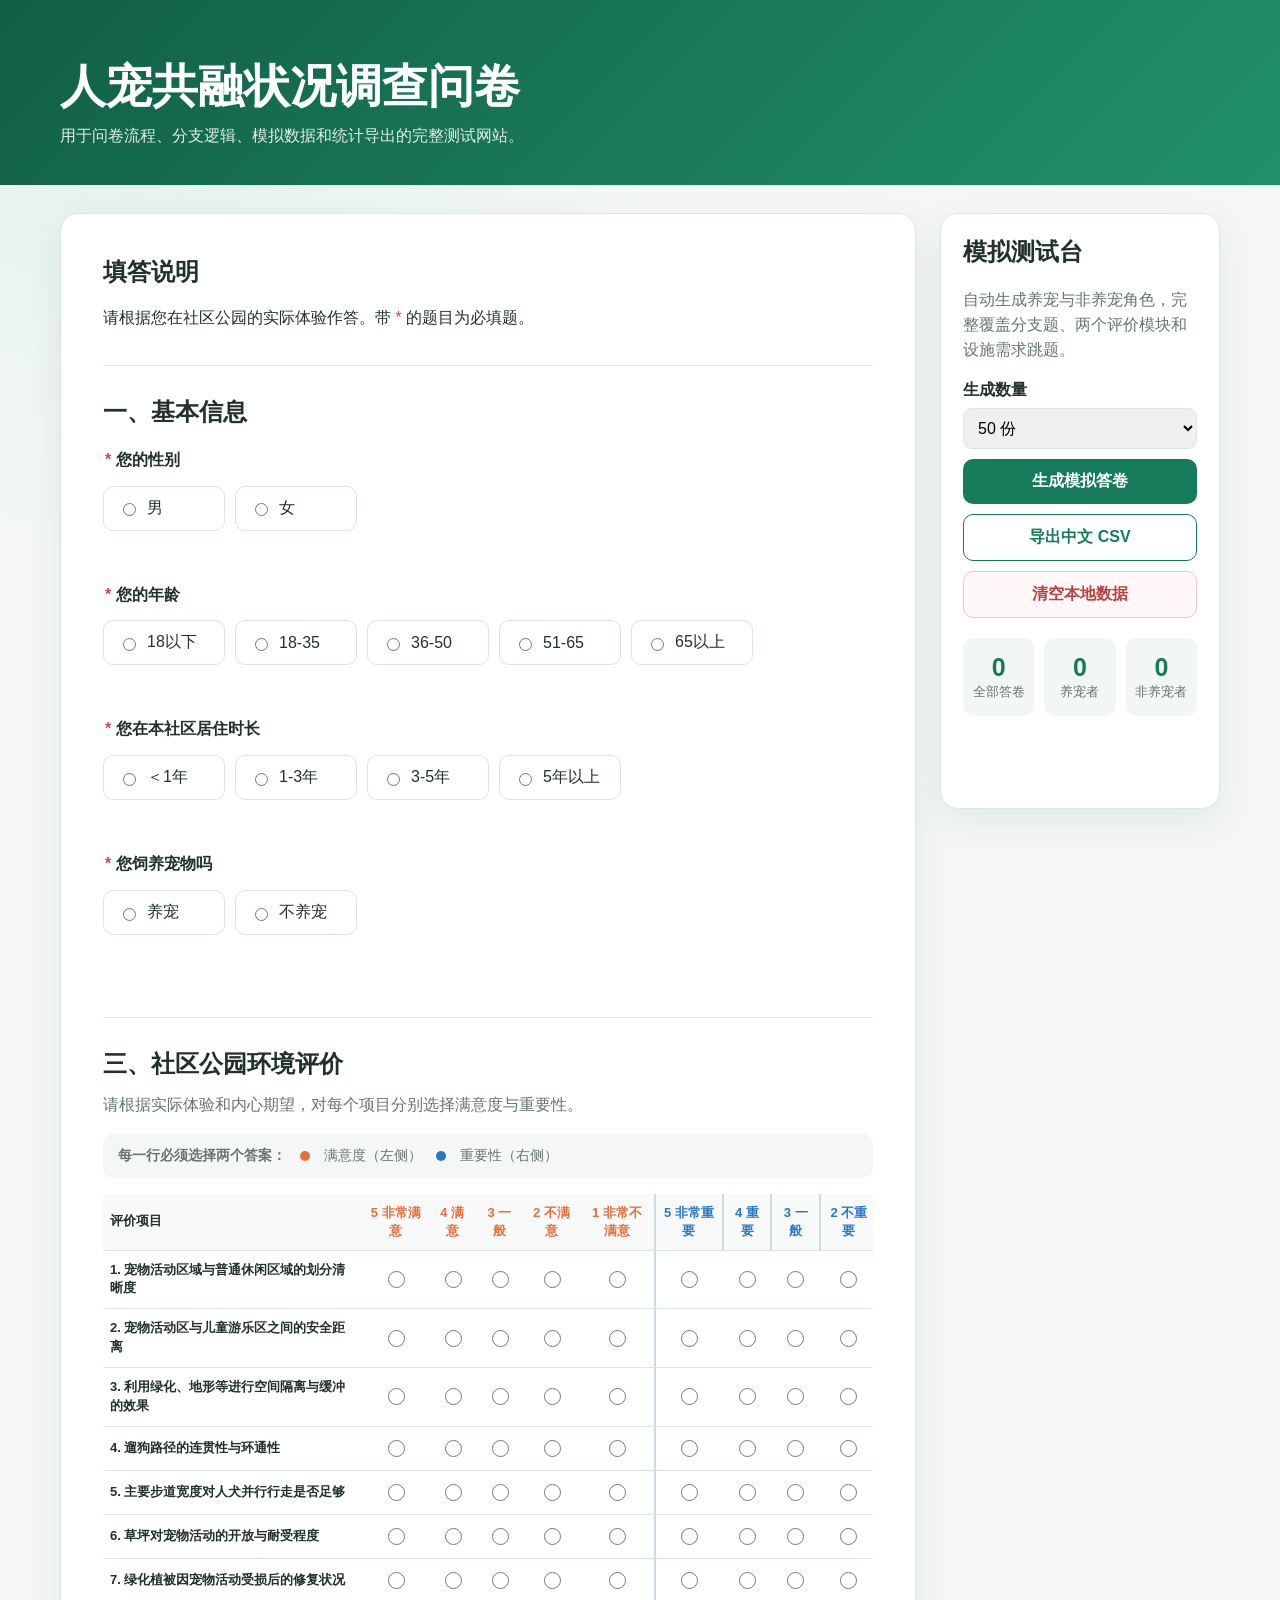
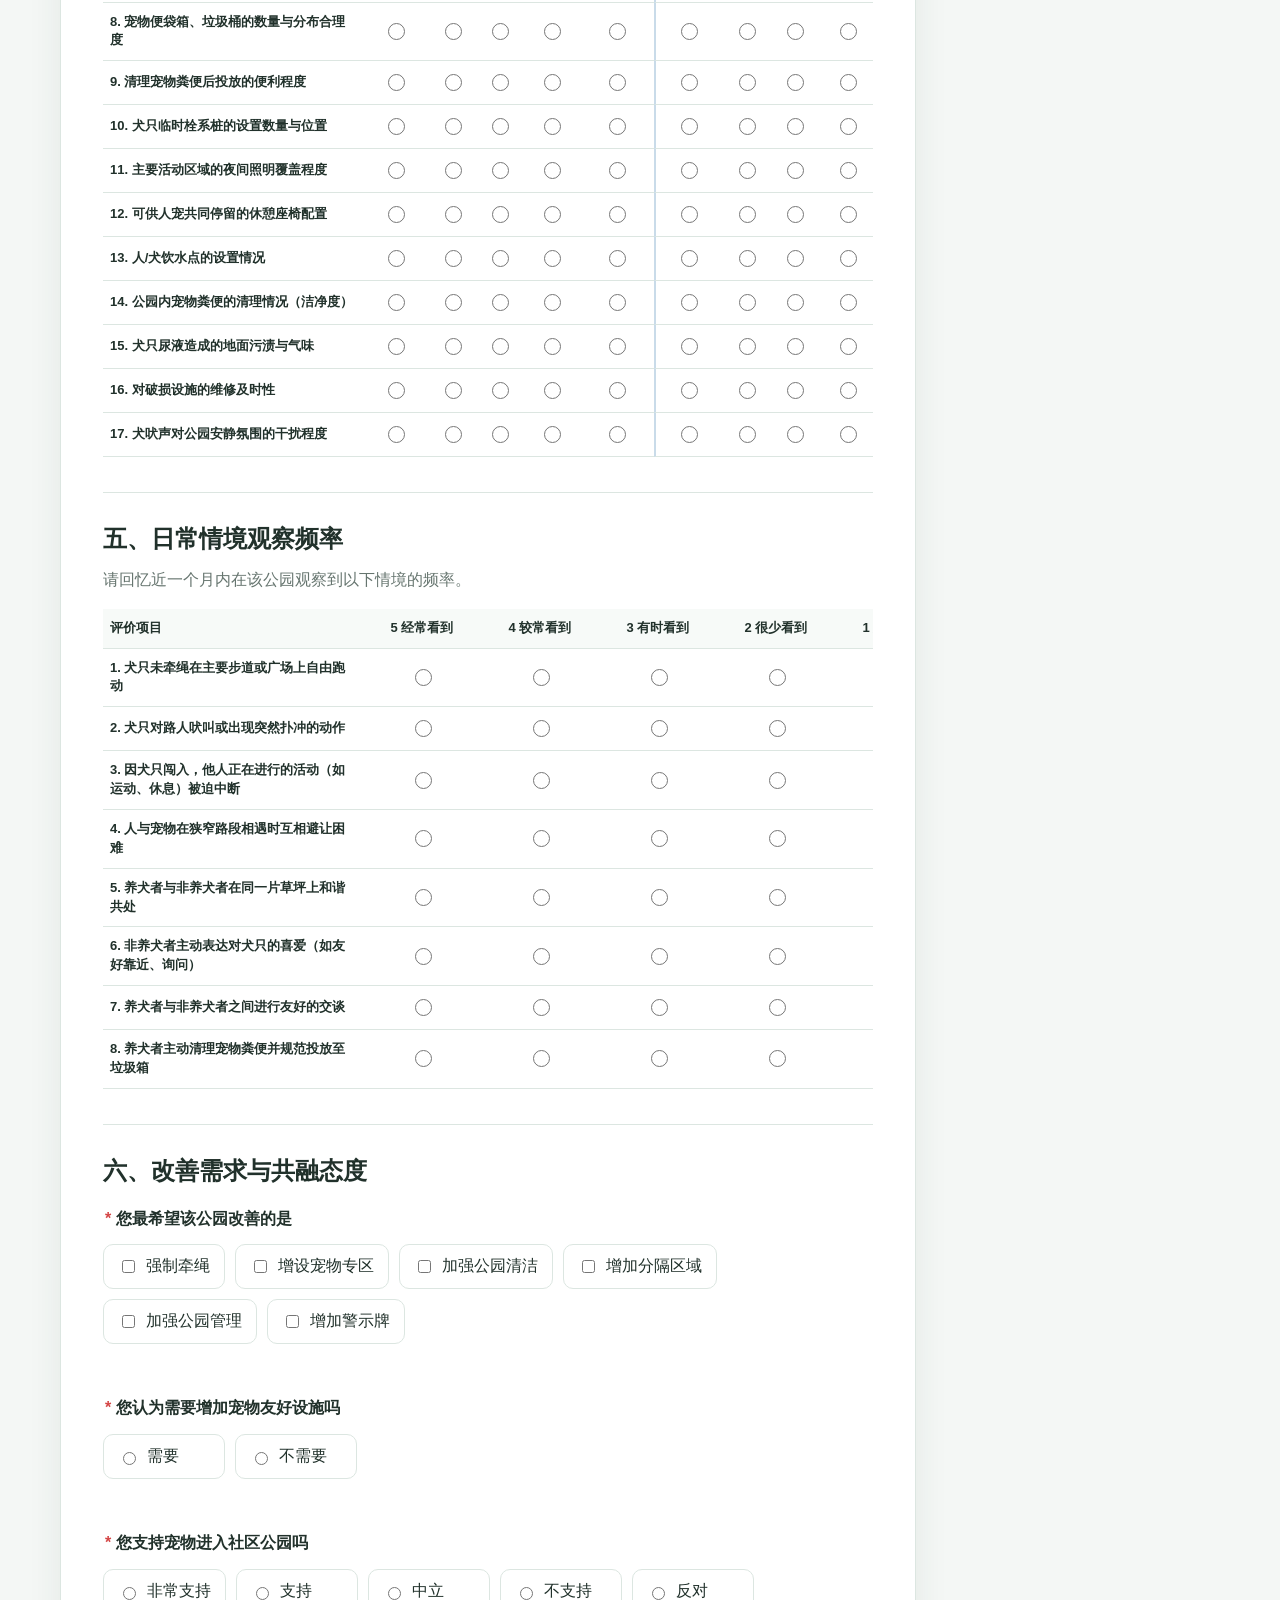
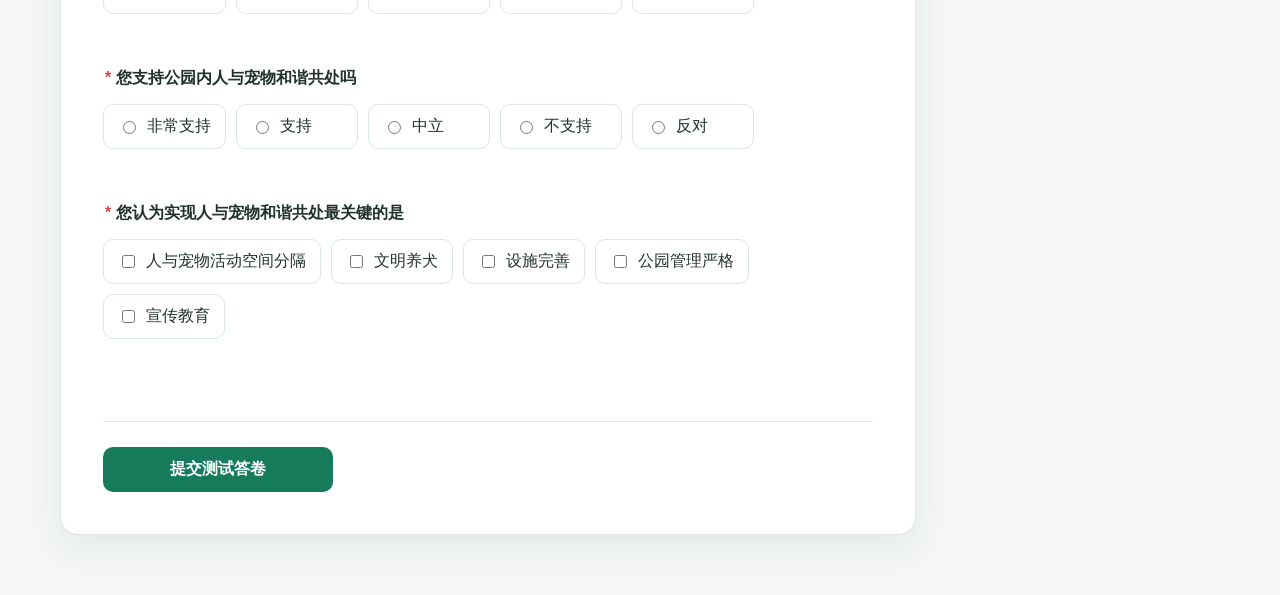
<file: index.html>
<!doctype html>
<html lang="zh-CN">
<head>
  <meta charset="UTF-8">
  <meta name="viewport" content="width=device-width, initial-scale=1.0">
  <title>人宠共融状况调查问卷</title>
  <link rel="stylesheet" href="styles.css">
</head>
<body>
  <header class="hero">
    <div class="hero-inner">
      <h1>人宠共融状况调查问卷</h1>
      <p>用于问卷流程、分支逻辑、模拟数据和统计导出的完整测试网站。</p>
    </div>
  </header>

  <main class="layout">
    <form id="survey-form" class="card survey-card" novalidate>
      <section class="intro">
        <h2>填答说明</h2>
        <p>请根据您在社区公园的实际体验作答。带 <span class="required">*</span> 的题目为必填题。</p>
      </section>

      <section class="question-section">
        <h2>一、基本信息</h2>
        <div id="basic-questions"></div>
      </section>

      <section id="owner-section" class="question-section hidden">
        <h2>二、养犬与遛狗情况</h2>
        <div id="owner-questions"></div>
      </section>

      <section id="non-owner-section" class="question-section hidden">
        <h2>二、非养宠者经历与态度</h2>
        <div id="non-owner-questions"></div>
      </section>

      <section class="question-section">
        <h2>三、社区公园环境评价</h2>
        <p class="section-note">请根据实际体验和内心期望，对每个项目分别选择满意度与重要性。</p>
        <div class="matrix-help">
          <strong>每一行必须选择两个答案：</strong>
          <span class="sat-dot"></span>满意度（左侧）
          <span class="imp-dot"></span>重要性（右侧）
        </div>
        <div id="environment-matrix" class="matrix-wrap"></div>
      </section>

      <section id="owner-feeling-section" class="question-section hidden">
        <h2>四、群体相处感受评价（养宠群体）</h2>
        <p class="section-note">5=非常同意，4=同意，3=一般，2=不同意，1=非常不同意。</p>
        <div id="owner-feeling-matrix" class="matrix-wrap"></div>
      </section>

      <section id="non-owner-feeling-section" class="question-section hidden">
        <h2>四、群体相处感受评价（非养宠群体）</h2>
        <p class="section-note">5=非常同意，4=同意，3=一般，2=不同意，1=非常不同意。</p>
        <div id="non-owner-feeling-matrix" class="matrix-wrap"></div>
      </section>

      <section class="question-section">
        <h2>五、日常情境观察频率</h2>
        <p class="section-note">请回忆近一个月内在该公园观察到以下情境的频率。</p>
        <div id="frequency-matrix" class="matrix-wrap"></div>
      </section>

      <section class="question-section">
        <h2>六、改善需求与共融态度</h2>
        <div id="attitude-questions"></div>
      </section>

      <div id="form-error" class="form-error hidden" role="alert"></div>
      <button class="primary-button submit-button" type="submit">提交测试答卷</button>
    </form>

    <aside class="card test-panel">
      <h2>模拟测试台</h2>
      <p>自动生成养宠与非养宠角色，完整覆盖分支题、两个评价模块和设施需求跳题。</p>
      <label for="generate-count">生成数量</label>
      <select id="generate-count">
        <option value="10">10 份</option>
        <option value="50" selected>50 份</option>
        <option value="250">250 份</option>
      </select>
      <button id="generate-button" class="primary-button" type="button">生成模拟答卷</button>
      <button id="export-button" class="secondary-button" type="button">导出中文 CSV</button>
      <button id="clear-button" class="danger-button" type="button">清空本地数据</button>

      <div class="stats">
        <div>
          <span id="response-count">0</span>
          <small>全部答卷</small>
        </div>
        <div>
          <span id="owner-count">0</span>
          <small>养宠者</small>
        </div>
        <div>
          <span id="non-owner-count">0</span>
          <small>非养宠者</small>
        </div>
      </div>
      <p id="panel-message" class="panel-message" aria-live="polite"></p>
    </aside>
  </main>

  <template id="question-template">
    <fieldset class="question">
      <legend></legend>
      <div class="options"></div>
      <p class="question-error"></p>
    </fieldset>
  </template>

  <script src="app.js"></script>
</body>
</html>
</file>
<file: styles.css>
:root {
  color-scheme: light;
  --bg: #f4f7f5;
  --card: #ffffff;
  --ink: #21312b;
  --muted: #66756f;
  --line: #dce6e1;
  --brand: #167b5a;
  --brand-dark: #0f6045;
  --sat: #e86f3d;
  --imp: #2877c7;
  --danger: #b94242;
  font-family: "Microsoft YaHei", "PingFang SC", Arial, sans-serif;
}

* { box-sizing: border-box; }

body {
  margin: 0;
  color: var(--ink);
  background:
    radial-gradient(circle at 10% 0%, #dff1e9 0, transparent 34rem),
    var(--bg);
}

button, select, input { font: inherit; }

.hero {
  padding: 44px 24px 38px;
  color: white;
  background: linear-gradient(135deg, #115f46, #21916a);
}

.hero-inner { width: min(1160px, 100%); margin: auto; }
.hero h1 { margin: 12px 0 8px; font-size: clamp(28px, 4vw, 46px); }
.hero p { margin: 0; opacity: .88; }

.layout {
  width: min(1160px, calc(100% - 32px));
  margin: 28px auto 60px;
  display: grid;
  grid-template-columns: minmax(0, 1fr) 280px;
  gap: 24px;
  align-items: start;
}

.card {
  border: 1px solid var(--line);
  border-radius: 18px;
  background: var(--card);
  box-shadow: 0 12px 35px rgba(32, 66, 52, .08);
}

.survey-card { padding: clamp(20px, 4vw, 42px); }
.intro { padding-bottom: 20px; border-bottom: 1px solid var(--line); }
.intro h2, .question-section h2 { margin-top: 0; }
.question-section { padding: 30px 0; border-bottom: 1px solid var(--line); }
.section-note { margin: -8px 0 16px; color: var(--muted); line-height: 1.6; }

.question {
  min-width: 0;
  margin: 0 0 27px;
  padding: 0;
  border: 0;
}

.question legend {
  width: 100%;
  margin-bottom: 13px;
  font-weight: 700;
  line-height: 1.55;
}

.required { color: #d44444; }
.options { display: flex; flex-wrap: wrap; gap: 10px; }

.option {
  position: relative;
  display: flex;
  align-items: center;
  gap: 8px;
  min-width: 122px;
  padding: 11px 14px;
  border: 1px solid var(--line);
  border-radius: 10px;
  cursor: pointer;
  transition: .16s ease;
}

.option:hover { border-color: #87b8a7; background: #f4fbf8; }
.option:has(input:checked) { border-color: var(--brand); background: #e9f6f1; }
.option input { accent-color: var(--brand); }

.matrix-help {
  display: flex;
  flex-wrap: wrap;
  align-items: center;
  gap: 8px 14px;
  margin-bottom: 16px;
  padding: 13px 15px;
  border-radius: 10px;
  background: #f4f7f6;
  color: var(--muted);
  font-size: 14px;
}

.sat-dot, .imp-dot {
  width: 10px;
  height: 10px;
  border-radius: 50%;
}
.sat-dot { background: var(--sat); }
.imp-dot { background: var(--imp); }

.matrix-wrap { overflow-x: auto; padding-bottom: 5px; }
.matrix { width: 100%; min-width: 850px; border-collapse: separate; border-spacing: 0; font-size: 13px; }
.matrix th, .matrix td { padding: 10px 7px; text-align: center; border-bottom: 1px solid var(--line); }
.matrix thead th { position: sticky; top: 0; background: #f7faf8; z-index: 1; }
.matrix .row-label { width: 260px; text-align: left; line-height: 1.45; }
.matrix .sat-head { color: var(--sat); }
.matrix .imp-head { color: var(--imp); border-left: 2px solid #c9dbe9; }
.matrix .imp-start { border-left: 2px solid #c9dbe9; }
.matrix input { width: 17px; height: 17px; accent-color: var(--brand); }
.matrix tr.invalid { background: #fff1f1; }

.question-error, .form-error { color: var(--danger); font-size: 13px; }
.question-error { min-height: 18px; margin: 7px 0 0; }
.form-error { margin: 18px 0; padding: 12px 14px; border-radius: 9px; background: #fff0f0; }

.primary-button, .secondary-button, .danger-button {
  width: 100%;
  padding: 12px 16px;
  border-radius: 10px;
  cursor: pointer;
  font-weight: 700;
}

.primary-button { border: 0; color: white; background: var(--brand); }
.primary-button:hover { background: var(--brand-dark); }
.secondary-button { border: 1px solid var(--brand); color: var(--brand); background: white; }
.danger-button { border: 1px solid #edcaca; color: var(--danger); background: #fff8f8; }
.submit-button { width: auto; min-width: 230px; margin-top: 25px; }

.test-panel {
  position: sticky;
  top: 18px;
  padding: 22px;
}
.test-panel h2 { margin-top: 0; }
.test-panel p { color: var(--muted); line-height: 1.55; }
.test-panel label { display: block; margin: 18px 0 7px; font-weight: 700; }
.test-panel select { width: 100%; padding: 10px; border: 1px solid var(--line); border-radius: 9px; }
.test-panel button { margin-top: 10px; }

.stats {
  display: grid;
  grid-template-columns: repeat(3, 1fr);
  gap: 10px;
  margin-top: 20px;
}
.stats div { padding: 15px 8px; border-radius: 10px; text-align: center; background: #f2f7f5; }
.stats span { display: block; color: var(--brand); font-size: 25px; font-weight: 800; }
.stats small { color: var(--muted); }
.panel-message { min-height: 44px; font-size: 13px; }
.hidden { display: none !important; }

@media (max-width: 900px) {
  .layout { grid-template-columns: 1fr; }
  .test-panel { position: static; order: -1; }
}

@media (max-width: 540px) {
  .layout { width: min(100% - 18px, 1160px); margin-top: 12px; }
  .survey-card { border-radius: 12px; }
  .option { width: 100%; }
  .submit-button { width: 100%; }
}
</file>
